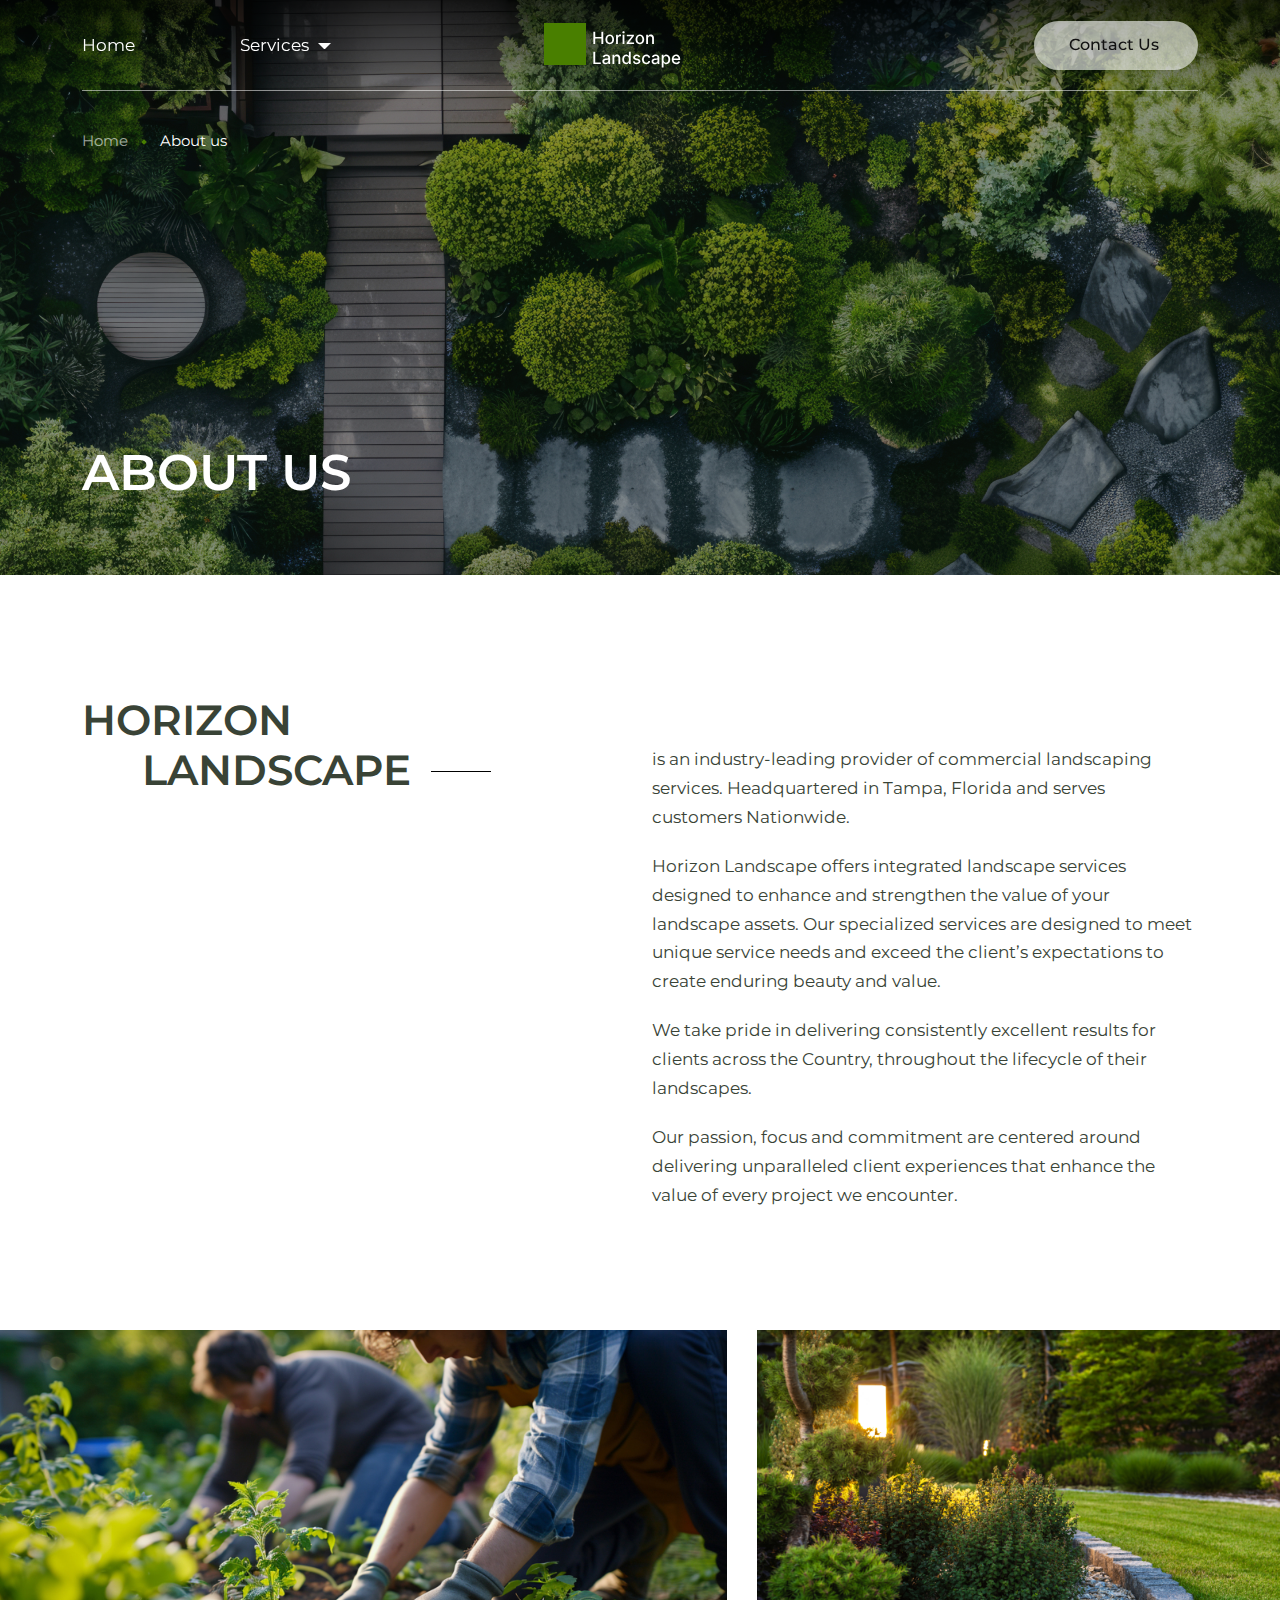
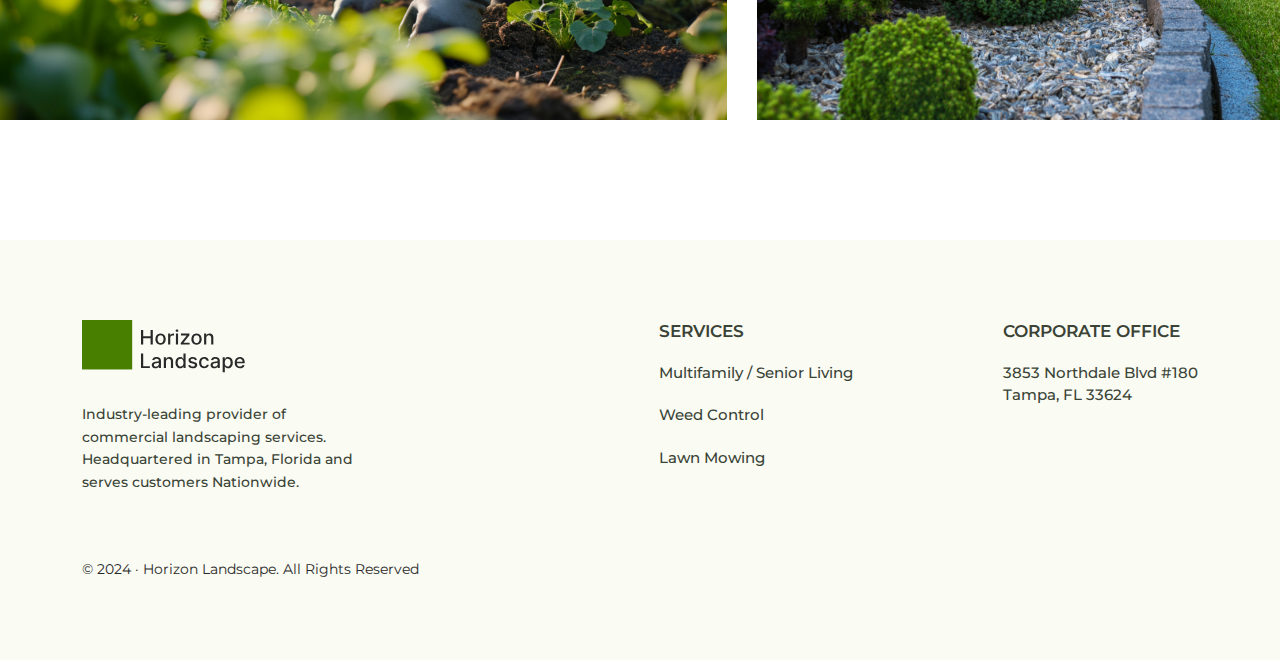
<file: about.html>
<!DOCTYPE html>
<html lang="en">

<head>
    <meta charset="UTF-8">
    <meta http-equiv="X-UA-Compatible" content="IE=edge">
    <meta name="viewport" content="width=device-width, initial-scale=1.0">
    <title>About us</title>
    <link rel="icon" type="image/x-icon" href="img/favicon.png">
    <link rel="stylesheet" href="css/lib/bootstrap.min.css">
    <link rel="stylesheet" href="css/lib/swiper-bundle.min.css">
    <link rel="stylesheet" href="css/style.css">
</head>

<body>
    <div class="pagewrapper">
        <header class="header">
            <div class="container">
                <div class="header__inner">
                    <div class="row align-items-center">
                        <div class="col-lg-4">
                            <div class="header__menu">
                                <nav>
                                    <ul>
                                        <li>
                                            <a href="index.html">
                                                Home
                                            </a>
                                        </li>
                                        <li class="submenu">
                                            <a href="services.html">
                                                Services
                                            </a>
                                            <div class="dropdown">
                                                <ul>
                                                    <li>
                                                        <a href="services.html#serv1">
                                                            Multifamily /
                                                            Senior Living
                                                        </a>
                                                    </li>
                                                    <li>
                                                        <a href="services.html#serv2">
                                                            Weed Control
                                                        </a>
                                                    </li>
                                                    <li>
                                                        <a href="services.html#serv3">
                                                            Lawn Mowing
                                                        </a>
                                                    </li>
                                                </ul>
                                                <img src="img/heade_img.png" alt="image">
                                            </div>
                                        </li>
                                    </ul>
                                </nav>
                            </div>
                        </div>
                        <div class="col-lg-4">
                            <div class="header__logo">
                                <a href="index.html">
                                    <img src="img/svg/logo.svg" alt="logotype">
                                </a>
                            </div>
                            <button class="burger"><span></span></button>
                        </div>
                        <div class="col-lg-4">
                            <div class="header__button">
                                <a href="contacts.html">
                                    Contact Us 
                                </a>
                            </div>
                            <div class="header__mobile-menu">
                                <nav>
                                    <ul>
                                        <li>
                                            <a href="index.html">
                                                Home
                                            </a>
                                        </li>
                                        <li class="submenu-mobile">
                                            <a href="index.html">
                                                Services
                                            </a>
                                            <div class="dropdown">
                                                <ul>
                                                    <li>
                                                        <a href="services.html#serv1">
                                                            Commercial Landscape Management
                                                        </a>
                                                    </li>
                                                    <li>
                                                        <a href="services.html#serv2">
                                                            Weed Control
                                                        </a>
                                                    </li>
                                                    <li>
                                                        <a href="services.html#serv3">
                                                            Lawn Mowing
                                                        </a>
                                                    </li>
                                                </ul>
                                            </div>
                                        </li>
                                        <li>
                                            <a href="index.html">
                                                Contact Us 
                                            </a>
                                        </li>
                                    </ul>
                                </nav>
                            </div>
                        </div>
                    </div>
                </div>
            </div>
        </header>

        <main class="main">

            <section class="topsect">
                <img src="img/about-hero.jpg" alt="main image">
                <div class="container">
                    <div class="topsect__inner">
                        <div class="breadcrumbs">
                            <span>
                                <span>
                                    <a href="#">
                                        Home
                                    </a>
                                </span>
                                <span>
                                    About us
                                </span>
                            </span>
                        </div>
                        <div class="topsect__descr">
                            <h1>
                                About US
                            </h1>
                        </div>
                    </div>
                </div>
            </section>

            <div class="infosection">
                <div class="container">
                    <div class="row">
                        <div class="col-lg-6">
                            <p class="title">
                                Horizon
                                <span>Landscape</span>
                            </p>
                        </div>
                        <div class="col-lg-6">
                            <div class="descr">
                                <p>
                                    is an industry-leading provider of commercial landscaping services. Headquartered in
                                    Tampa, Florida and serves customers Nationwide.  
                                </p>
                                <p>
                                    Horizon Landscape offers integrated landscape services designed to enhance and
                                    strengthen the value of your landscape assets. Our specialized services are designed
                                    to meet unique service needs and exceed the client’s expectations to create enduring
                                    beauty and value. 
                                </p>
                                <p>
                                    We take pride in delivering consistently excellent results for clients across the
                                    Country, throughout the lifecycle of their landscapes. 
                                </p>
                                <p>
                                    <span>Our passion,</span> focus and commitment are centered around delivering unparalleled client
                                    experiences that enhance the value of every project we encounter. 
                                </p>
                            </div>
                        </div>
                    </div>
                </div>
            </div>

            <div class="picsect">
                <div class="picleftbox">
                    <img src="img/abpic1.jpg" alt="img">
                </div>
                <div class="picrightbox">
                    <img src="img/abpic2.png" alt="img">
                </div>
            </div>


        </main>

        <footer class="footer">
            <div class="container">
                <div class="footer__inner">
                    <div class="row">
                        <div class="col-lg-5">
                            <div class="footer__left">
                                <div class="footer__logo">
                                    <a href="index.html">
                                        <img src="img/svg/black-logo.svg" alt="logotype">
                                    </a>
                                </div>
                                <div class="footer__descr">
                                    <p>
                                        Industry-leading provider of commercial landscaping services. Headquartered in
                                        Tampa, Florida and serves customers Nationwide.  
                                    </p>
                                </div>
                            </div>
                        </div>
                        <div class="col-lg-7">
                            <div class="footer__right">
                                <div class="footer__services">
                                    <p class="title">
                                        Services
                                    </p>
                                    <ul>
                                        <li>
                                            <a href="services.html#serv1">
                                                Multifamily / Senior Living
                                            </a>
                                        </li>
                                        <li>
                                            <a href="services.html#serv2">
                                                Weed Control
                                            </a>
                                        </li>
                                        <li>
                                            <a href="services.html#serv3">
                                                Lawn Mowing
                                            </a>
                                        </li>
                                    </ul>
                                </div>
                                <div class="footer__address">
                                    <p class="title">
                                        Corporate Office
                                    </p>
                                    <ul>
                                        <li>
                                            <a href="https://maps.app.goo.gl/atkRNkirMjTSGQz56" target="_blank">
                                                3853 Northdale Blvd #180<br>
                                                Tampa, FL 33624
                                            </a>
                                        </li>
                                    </ul>
                                </div>
                            </div>
                        </div>
                    </div>
                    <div class="footer__copy">
                        <p>
                            © 2024 · Horizon Landscape. All Rights Reserved
                        </p>
                    </div>
                </div>
            </div>
        </footer>
    </div>


    <script src="js/lib/jquery.js"></script>
    <script src="js/lib/swiper-bundle.min.js"></script>
    <script src="js/main.js"></script>


</body>

</html>
</file>
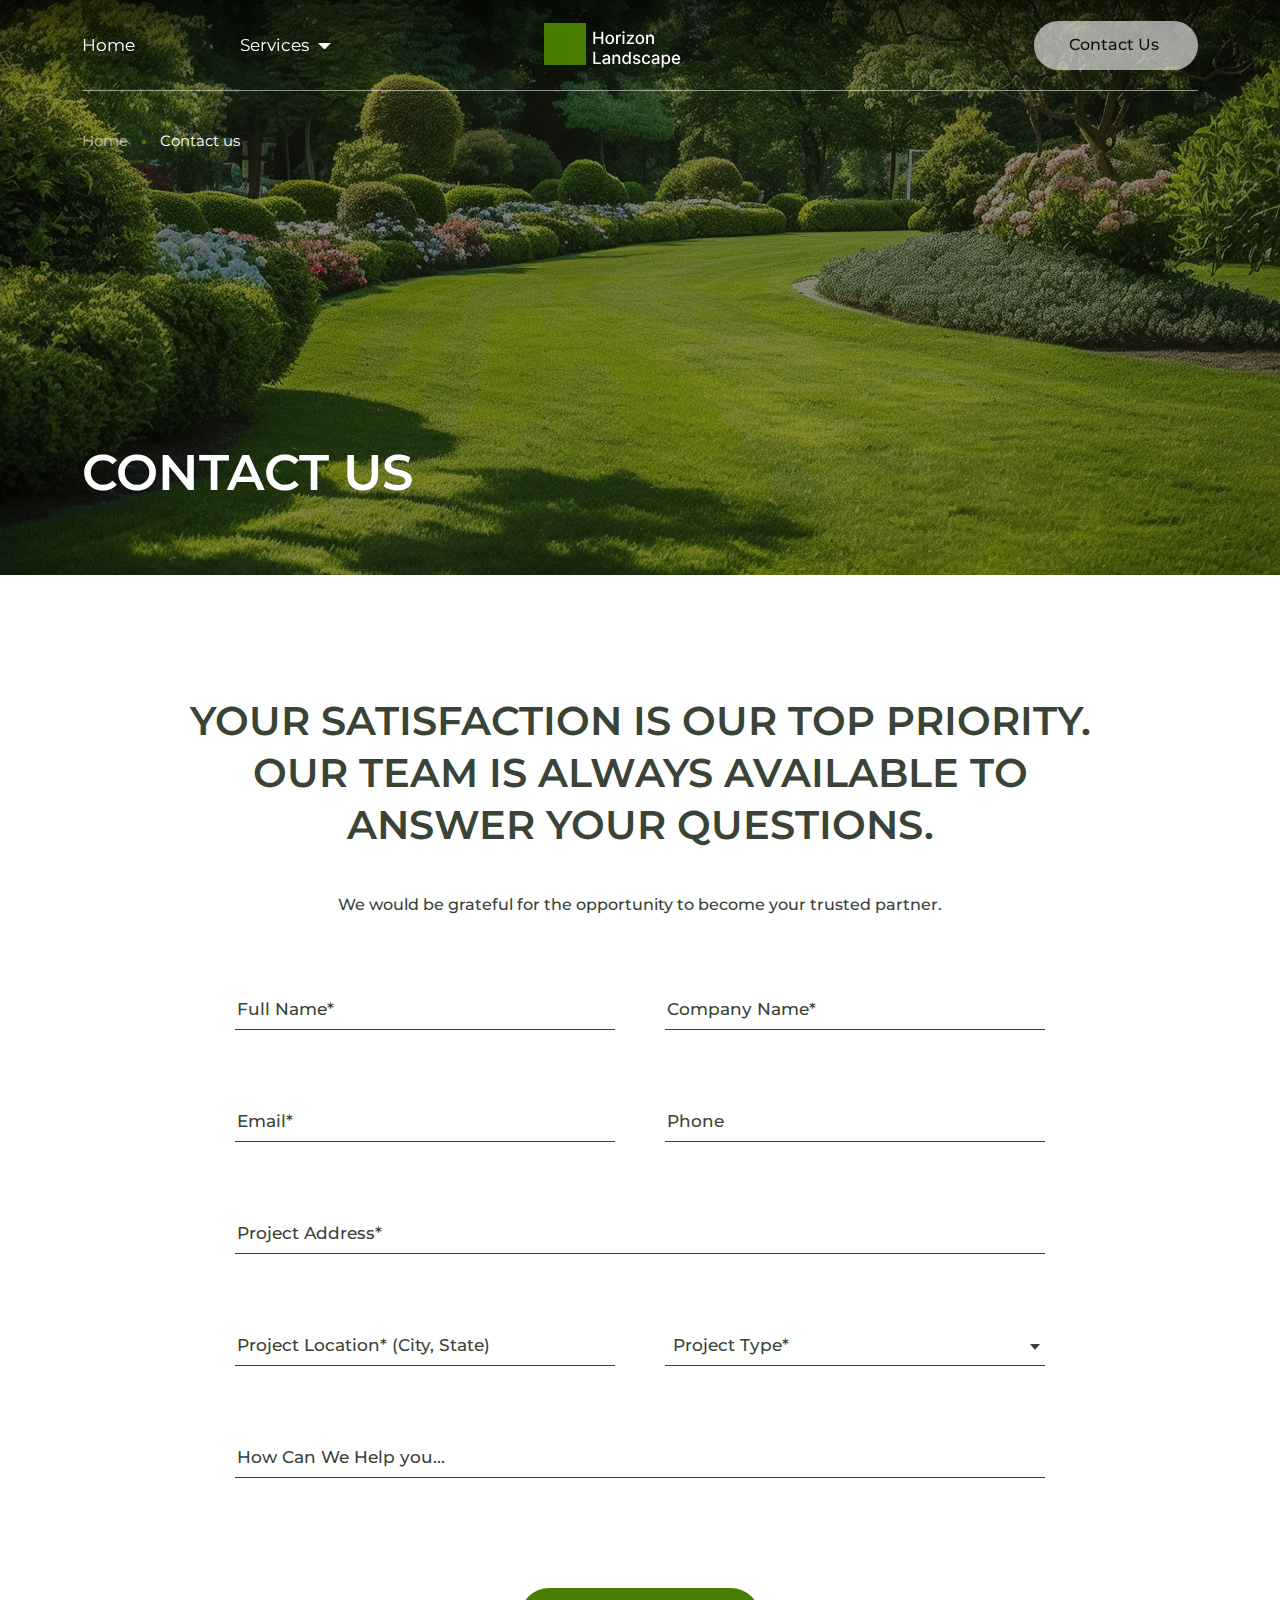
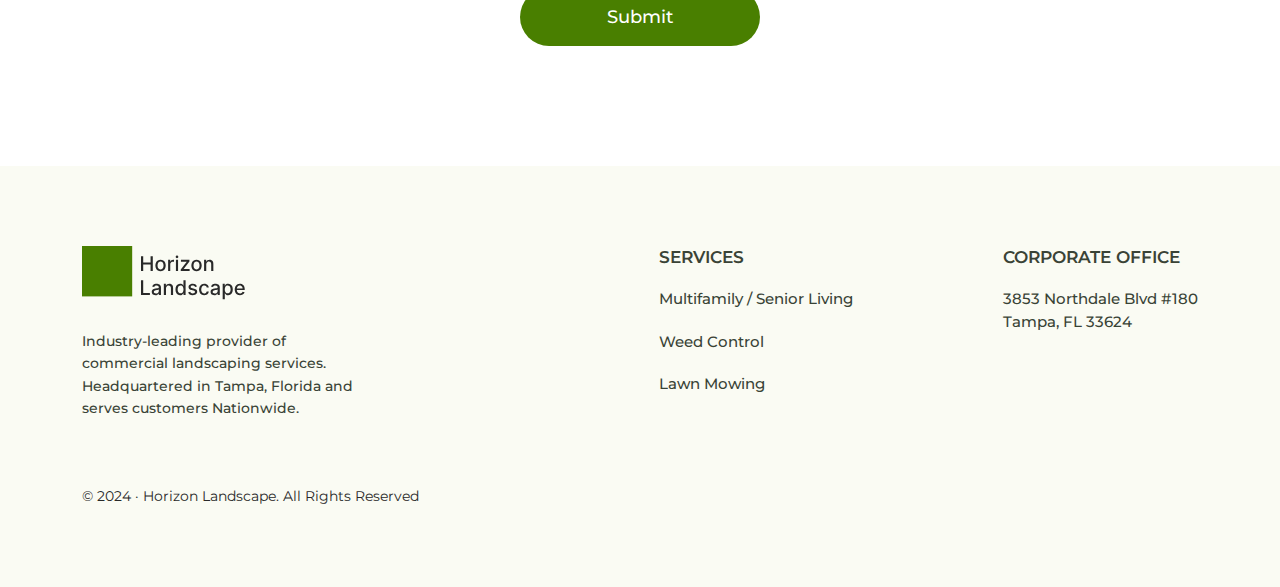
<file: contacts.html>
<!DOCTYPE html>
<html lang="en">

<head>
    <meta charset="UTF-8">
    <meta http-equiv="X-UA-Compatible" content="IE=edge">
    <meta name="viewport" content="width=device-width, initial-scale=1.0">
    <title>Contact us</title>
    <link rel="icon" type="image/x-icon" href="img/favicon.png">
    <link rel="stylesheet" href="css/lib/bootstrap.min.css">
    <link rel="stylesheet" href="css/lib/swiper-bundle.min.css">
    <link rel="stylesheet" href="css/lib/select2.css">
    <link rel="stylesheet" href="css/style.css">
</head>

<body>
    <div class="pagewrapper">
        <header class="header">
            <div class="container">
                <div class="header__inner">
                    <div class="row align-items-center">
                        <div class="col-lg-4">
                            <div class="header__menu">
                                <nav>
                                    <ul>
                                        <li>
                                            <a href="index.html">
                                                Home
                                            </a>
                                        </li>
                                        <li class="submenu">
                                            <a href="services.html">
                                                Services
                                            </a>
                                            <div class="dropdown">
                                                <ul>
                                                    <li>
                                                        <a href="services.html#serv1">
                                                            Multifamily /
                                                            Senior Living
                                                        </a>
                                                    </li>
                                                    <li>
                                                        <a href="services.html#serv2">
                                                            Weed Control
                                                        </a>
                                                    </li>
                                                    <li>
                                                        <a href="services.html#serv3">
                                                            Lawn Mowing
                                                        </a>
                                                    </li>
                                                </ul>
                                                <img src="img/heade_img.png" alt="image">
                                            </div>
                                        </li>
                                    </ul>
                                </nav>
                            </div>
                        </div>
                        <div class="col-lg-4">
                            <div class="header__logo">
                                <a href="index.html">
                                    <img src="img/svg/logo.svg" alt="logotype">
                                </a>
                            </div>
                            <button class="burger"><span></span></button>
                        </div>
                        <div class="col-lg-4">
                            <div class="header__button">
                                <a href="contacts.html">
                                    Contact Us 
                                </a>
                            </div>
                            <div class="header__mobile-menu">
                                <nav>
                                    <ul>
                                        <li>
                                            <a href="index.html">
                                                Home
                                            </a>
                                        </li>
                                        <li class="submenu-mobile">
                                            <a href="index.html">
                                                Services
                                            </a>
                                            <div class="dropdown">
                                                <ul>
                                                    <li>
                                                        <a href="services.html#serv1">
                                                            Commercial Landscape Management
                                                        </a>
                                                    </li>
                                                    <li>
                                                        <a href="services.html#serv2">
                                                            Weed Control
                                                        </a>
                                                    </li>
                                                    <li>
                                                        <a href="services.html#serv3">
                                                            Lawn Mowing
                                                        </a>
                                                    </li>
                                                </ul>
                                            </div>
                                        </li>
                                        <li>
                                            <a href="index.html">
                                                Contact Us 
                                            </a>
                                        </li>
                                    </ul>
                                </nav>
                            </div>
                        </div>
                    </div>
                </div>
            </div>
        </header>

        <main class="main">

            <section class="topsect">
                <img src="img/contact-heroimg.jpg" alt="main image">
                <div class="container">
                    <div class="topsect__inner">
                        <div class="breadcrumbs">
                            <span>
                                <span>
                                    <a href="#">
                                        Home
                                    </a>
                                </span>
                                <span>
                                    Contact us
                                </span>
                            </span>
                        </div>
                        <div class="topsect__descr">
                            <h1>
                                Contact us
                            </h1>
                        </div>
                    </div>
                </div>
            </section>

            <section class="contactsection">
                <div class="container">
                    <p class="title">
                        Your satisfaction is our top priority.<br> Our team is always available to<br> answer your questions.
                    </p>
                    <p class="subtitle">
                        We would be grateful for the opportunity to become your trusted partner.
                    </p>
                    <form action="#">
                        <div class="row">
                            <div class="col-md-6">
                                <div class="inputfield">
                                    <input type="text" placeholder="Full Name*" required>
                                </div>
                            </div>
                            <div class="col-md-6">
                                <div class="inputfield">
                                    <input type="text" placeholder="Company Name*" required>
                                </div>
                            </div>
                            <div class="col-md-6">
                                <div class="inputfield">
                                    <input type="email" placeholder="Email*" required>
                                </div>
                            </div>
                            <div class="col-md-6">
                                <div class="inputfield">
                                    <input type="number" placeholder="Phone">
                                </div>
                            </div>
                            <div class="col-12">
                                <div class="inputfield">
                                    <input type="text" placeholder="Project Address*" required>
                                </div>
                            </div>
                            <div class="col-md-6">
                                <div class="inputfield">
                                    <input type="text" placeholder="Project Location* (City, State)">
                                </div>
                            </div>
                            <div class="col-md-6">
                                <div class="inputfield">
                                    <select name="" id="" class="styledselect" data-placeholder="Project Type*">
                                        <option></option>
                                        <option value="1">Type 1</option>
                                        <option value="2">Type 2</option>
                                        <option value="3">Type 3</option>
                                    </select>
                                </div>
                            </div>
                            <div class="col-12">
                                <div class="inputfield">
                                    <input type="text" placeholder="How Can We Help you...">
                                </div>
                            </div>

                            
                        </div>
                        <div class="text-center">
                            <input type="submit" value="Submit" class="submitbtn">
                        </div>

                    </form>

                </div>
            </section>


        </main>

        <footer class="footer">
            <div class="container">
                <div class="footer__inner">
                    <div class="row">
                        <div class="col-lg-5">
                            <div class="footer__left">
                                <div class="footer__logo">
                                    <a href="index.html">
                                        <img src="img/svg/black-logo.svg" alt="logotype">
                                    </a>
                                </div>
                                <div class="footer__descr">
                                    <p>
                                        Industry-leading provider of commercial landscaping services. Headquartered in
                                        Tampa, Florida and serves customers Nationwide.  
                                    </p>
                                </div>
                            </div>
                        </div>
                        <div class="col-lg-7">
                            <div class="footer__right">
                                <div class="footer__services">
                                    <p class="title">
                                        Services
                                    </p>
                                    <ul>
                                        <li>
                                            <a href="services.html#serv1">
                                                Multifamily / Senior Living
                                            </a>
                                        </li>
                                        <li>
                                            <a href="services.html#serv2">
                                                Weed Control
                                            </a>
                                        </li>
                                        <li>
                                            <a href="services.html#serv3">
                                                Lawn Mowing
                                            </a>
                                        </li>
                                    </ul>
                                </div>
                                <div class="footer__address">
                                    <p class="title">
                                        Corporate Office
                                    </p>
                                    <ul>
                                        <li>
                                            <a href="https://maps.app.goo.gl/atkRNkirMjTSGQz56" target="_blank">
                                                3853 Northdale Blvd #180<br>
                                                Tampa, FL 33624
                                            </a>
                                        </li>
                                    </ul>
                                </div>
                            </div>
                        </div>
                    </div>
                    <div class="footer__copy">
                        <p>
                            © 2024 · Horizon Landscape. All Rights Reserved
                        </p>
                    </div>
                </div>
            </div>
        </footer>
    </div>


    <script src="js/lib/jquery.js"></script>
    <script src="js/lib/swiper-bundle.min.js"></script>
    <script src="js/lib/select2.js"></script>
    <script src="js/main.js"></script>


</body>

</html>
</file>
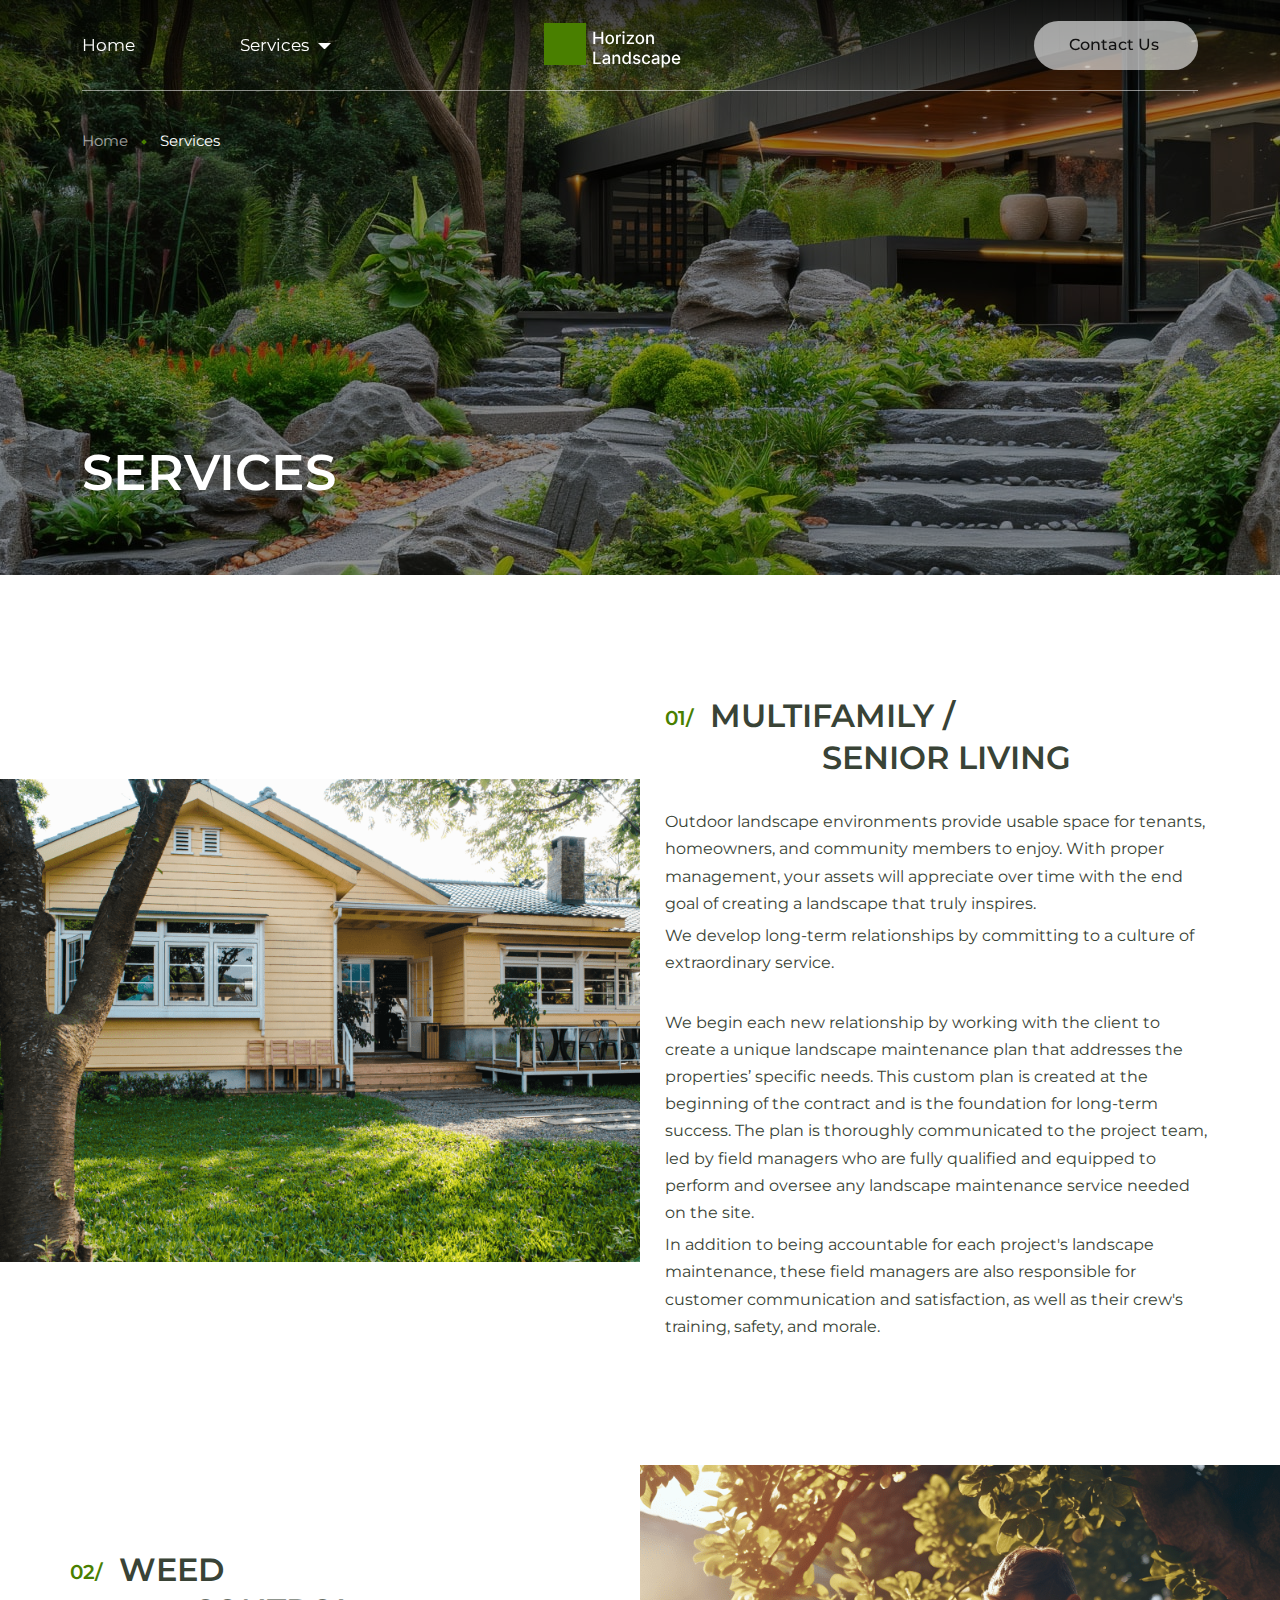
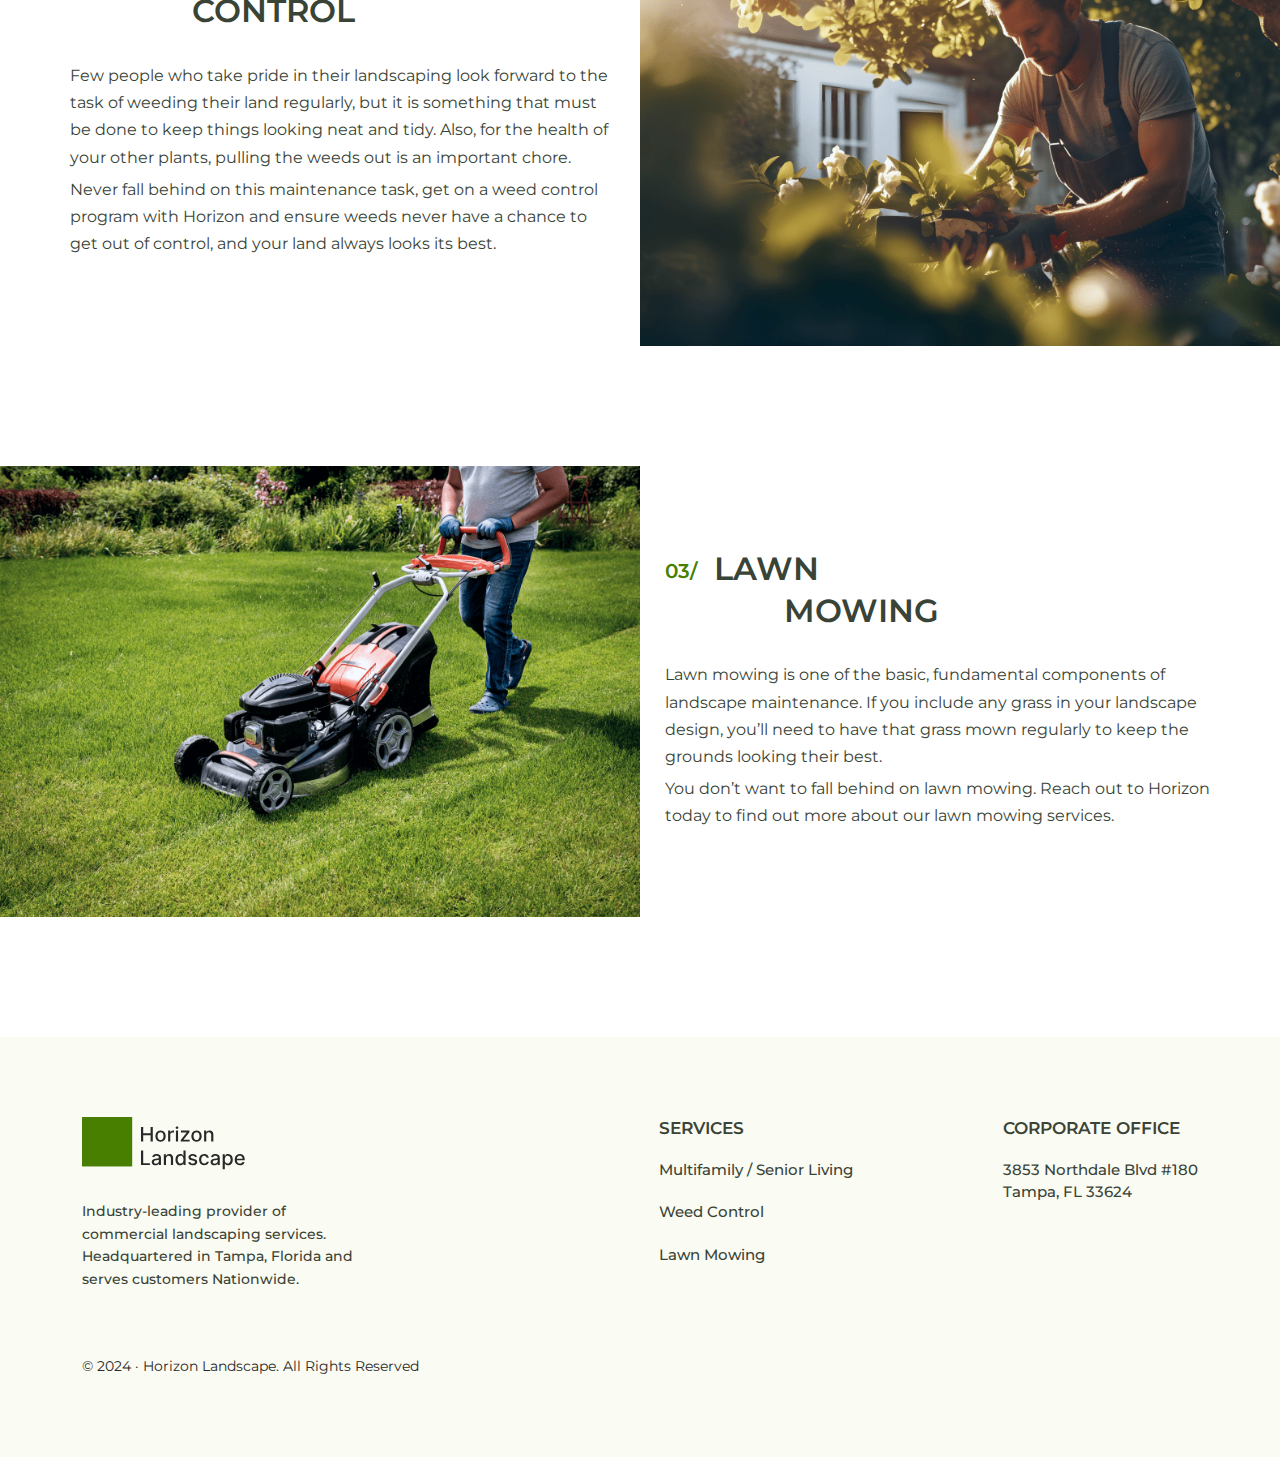
<file: services.html>
<!DOCTYPE html>
<html lang="en">

<head>
    <meta charset="UTF-8">
    <meta http-equiv="X-UA-Compatible" content="IE=edge">
    <meta name="viewport" content="width=device-width, initial-scale=1.0">
    <title>Services</title>
    <link rel="icon" type="image/x-icon" href="img/favicon.png">
    <link rel="stylesheet" href="css/lib/bootstrap.min.css">
    <link rel="stylesheet" href="css/lib/swiper-bundle.min.css">
    <link rel="stylesheet" href="css/style.css">
</head>

<body>
    <div class="pagewrapper">
        <header class="header">
            <div class="container">
                <div class="header__inner">
                    <div class="row align-items-center">
                        <div class="col-lg-4">
                            <div class="header__menu">
                                <nav>
                                    <ul>
                                        <li>
                                            <a href="index.html">
                                                Home
                                            </a>
                                        </li>
                                        <li class="submenu">
                                            <a href="services.html">
                                                Services
                                            </a>
                                            <div class="dropdown">
                                                <ul>
                                                    <li>
                                                        <a href="services.html#serv1">
                                                            Multifamily /
                                                            Senior Living
                                                        </a>
                                                    </li>
                                                    <li>
                                                        <a href="services.html#serv2">
                                                            Weed Control
                                                        </a>
                                                    </li>
                                                    <li>
                                                        <a href="services.html#serv3">
                                                            Lawn Mowing
                                                        </a>
                                                    </li>
                                                </ul>
                                                <img src="img/heade_img.png" alt="image">
                                            </div>
                                        </li>
                                    </ul>
                                </nav>
                            </div>
                        </div>
                        <div class="col-lg-4">
                            <div class="header__logo">
                                <a href="index.html">
                                    <img src="img/svg/logo.svg" alt="logotype">
                                </a>
                            </div>
                            <button class="burger"><span></span></button>
                        </div>
                        <div class="col-lg-4">
                            <div class="header__button">
                                <a href="contacts.html">
                                    Contact Us 
                                </a>
                            </div>
                            <div class="header__mobile-menu">
                                <nav>
                                    <ul>
                                        <li>
                                            <a href="index.html">
                                                Home
                                            </a>
                                        </li>
                                        <li class="submenu-mobile">
                                            <a href="index.html">
                                                Services
                                            </a>
                                            <div class="dropdown">
                                                <ul>
                                                    <li>
                                                        <a href="services.html#serv1">
                                                            Commercial Landscape Management
                                                        </a>
                                                    </li>
                                                    <li>
                                                        <a href="services.html#serv2">
                                                            Weed Control
                                                        </a>
                                                    </li>
                                                    <li>
                                                        <a href="services.html#serv3">
                                                            Lawn Mowing
                                                        </a>
                                                    </li>
                                                </ul>
                                            </div>
                                        </li>
                                        <li>
                                            <a href="index.html">
                                                Contact Us 
                                            </a>
                                        </li>
                                    </ul>
                                </nav>
                            </div>
                        </div>
                    </div>
                </div>
            </div>
        </header>

        <main class="main">

            <section class="topsect">
                <img src="img/services_hero.jpg" alt="main image">
                <div class="container">
                    <div class="topsect__inner">
                        <div class="breadcrumbs">
                            <span>
                                <span>
                                    <a href="#">
                                        Home
                                    </a>
                                </span>
                                <span>
                                    Services
                                </span>
                            </span>
                        </div>
                        <div class="topsect__descr">
                            <h1>
                                Services
                            </h1>
                        </div>
                    </div>
                </div>
            </section>

            <section class="services">
                <div class="services__row" id="serv1">
                    <div class="services__leftside">
                        <img src="img/service1.png" alt="service image">
                    </div>
                    <div class="services__rightside">
                        <div class="services__content">
                            <div class="services__content-head">
                                <span class="number">
                                    01/
                                </span>
                                <p class="title">
                                    <span>
                                        multifamily /
                                    </span>
                                    <span>
                                        Senior Living
                                    </span>
                                </p>
                            </div>
                            <div class="services__content-body">
                               
                                <p>
                                    Outdoor landscape environments provide usable space for tenants, homeowners, and
                                    community members to enjoy. With proper management, your assets will appreciate over
                                    time with the end goal of creating a landscape that truly inspires.
                                </p>
                                <p>
                                    We develop long-term relationships by committing to a culture of extraordinary
                                    service.
                                </p>
                                <br>
                                <p>
                                    We begin each new relationship by working with the client to create a unique
                                    landscape maintenance plan that addresses the properties’ specific needs. This
                                    custom plan is created at the beginning of the contract and is the foundation for
                                    long-term success. The plan is thoroughly communicated to the project team, led by
                                    field managers who are fully qualified and equipped to perform and oversee any
                                    landscape maintenance service needed on the site.
                                </p>
                                <p>
                                    In addition to being accountable for each project's landscape maintenance, these
                                    field managers are also responsible for customer communication and satisfaction, as
                                    well as their crew's training, safety, and morale.
                                </p>
                            </div>
                        </div>
                    </div>
                </div>
                <div class="services__row" id="serv2">
                    <div class="services__leftside">
                        <div class="services__content">
                            <div class="services__content-head">
                                <span class="number">
                                    02/
                                </span>
                                <p class="title">
                                    <span>
                                        Weed
                                    </span>
                                    <span>
                                        Control
                                    </span>
                                </p>
                            </div>
                            <div class="services__content-body">
                                <p>
                                    Few people who take pride in their landscaping look forward to the task of weeding their land regularly, but it is something that must be done to keep things looking neat and tidy. Also, for the health of your other plants, pulling the weeds out is an important chore.
                                </p>
                                <p>
                                    Never fall behind on this maintenance task, get on a weed control program with Horizon and ensure weeds never have a chance to get out of control, and your land always looks its best. 
                                </p>
                            </div>
                        </div>
                    </div>
                    <div class="services__rightside">
                        <img src="img/service2.png" alt="service image">
                    </div>
                </div>
                <div class="services__row" id="serv3">
                    <div class="services__leftside">
                        <img src="img/service3.png" alt="service image">
                    </div>
                    <div class="services__rightside">
                        <div class="services__content">
                            <div class="services__content-head">
                                <span class="number">
                                    03/
                                </span>
                                <p class="title">
                                    <span>
                                        Lawn
                                    </span>
                                    <span>
                                        Mowing
                                    </span>
                                </p>
                            </div>
                            <div class="services__content-body">
                                <p>
                                    Lawn mowing is one of the basic, fundamental components of landscape maintenance. If you include any grass in your landscape design, you’ll need to have that grass mown regularly to keep the grounds looking their best.
                                </p>
                                <p>
                                    You don’t want to fall behind on lawn mowing. Reach out to Horizon today to find out more about our lawn mowing services. 
                                </p>
                            </div>
                        </div>
                    </div>
                </div>
            </section>

        </main>

        <footer class="footer">
            <div class="container">
                <div class="footer__inner">
                    <div class="row">
                        <div class="col-lg-5">
                            <div class="footer__left">
                                <div class="footer__logo">
                                    <a href="index.html">
                                        <img src="img/svg/black-logo.svg" alt="logotype">
                                    </a>
                                </div>
                                <div class="footer__descr">
                                    <p>
                                        Industry-leading provider of commercial landscaping services. Headquartered in
                                        Tampa, Florida and serves customers Nationwide.  
                                    </p>
                                </div>
                            </div>
                        </div>
                        <div class="col-lg-7">
                            <div class="footer__right">
                                <div class="footer__services">
                                    <p class="title">
                                        Services
                                    </p>
                                    <ul>
                                        <li>
                                            <a href="#serv1">
                                                Multifamily / Senior Living
                                            </a>
                                        </li>
                                        <li>
                                            <a href="#serv2">
                                                Weed Control
                                            </a>
                                        </li>
                                        <li>
                                            <a href="#serv3">
                                                Lawn Mowing
                                            </a>
                                        </li>
                                    </ul>
                                </div>
                                <div class="footer__address">
                                    <p class="title">
                                        Corporate Office
                                    </p>
                                    <ul>
                                        <li>
                                            <a href="https://maps.app.goo.gl/atkRNkirMjTSGQz56" target="_blank">
                                                3853 Northdale Blvd #180<br>
                                                Tampa, FL 33624
                                            </a>
                                        </li>
                                    </ul>
                                </div>
                            </div>
                        </div>
                    </div>
                    <div class="footer__copy">
                        <p>
                            © 2024 · Horizon Landscape. All Rights Reserved
                        </p>
                    </div>
                </div>
            </div>
        </footer>
    </div>


    <script src="js/lib/jquery.js"></script>
    <script src="js/lib/swiper-bundle.min.js"></script>
    <script src="js/main.js"></script>


</body>

</html>
</file>
<file: css/style.css>
@import url("https://fonts.googleapis.com/css2?family=Montserrat:ital,wght@0,100..900;1,100..900&display=swap");html{-webkit-box-sizing:border-box;box-sizing:border-box}*,:after,:before{-webkit-box-sizing:inherit;box-sizing:inherit}body,html{height:100%}a{text-decoration:none;color:inherit}a:hover{color:inherit}button:focus,input:focus{outline:transparent}li{margin:0;padding:0;list-style:none}h1,h2,h3,h4,h5,h6,li,ol,p,ul{margin:0;padding:0}body{position:relative;overflow-x:hidden;min-width:320px;max-width:100vw;cursor:default;font-family:"Montserrat",sans-serif;line-height:140%}.main{-webkit-box-flex:1;-ms-flex:1 1 auto;flex:1 1 auto}.pagewrapper{min-height:100%;display:-webkit-box;display:-ms-flexbox;display:flex;-webkit-box-orient:vertical;-webkit-box-direction:normal;-ms-flex-direction:column;flex-direction:column;position:relative;overflow:hidden}.sectbtn{background:rgba(255,255,255,0.8);border-radius:40px;padding:17px 60px;display:-webkit-inline-box;display:-ms-inline-flexbox;display:inline-flex;-webkit-box-align:center;-ms-flex-align:center;align-items:center;-webkit-box-pack:center;-ms-flex-pack:center;justify-content:center;font-size:18px;line-height:130%;font-weight:500;-webkit-transition:0.3s;transition:0.3s;color:#111111}.sectbtn:hover{background:white;color:#497F00}@media (min-width:1550px){.container,.container-lg,.container-md,.container-sm,.container-xl,.container-xxl{max-width:1444px}}@media (max-width:424.8px){.sectbtn{width:100%}}.heroscreen{height:100vh;position:relative;display:-webkit-box;display:-ms-flexbox;display:flex;-webkit-box-align:center;-ms-flex-align:center;align-items:center;min-height:700px}.heroscreen:after{content:"";position:absolute;width:100%;height:100%;top:0;left:0;background-color:rgba(0,0,0,0.4);z-index:2}.heroscreen .swiper-scrollbar.swiper-scrollbar-vertical,.heroscreen .swiper-vertical>.swiper-scrollbar{top:0;right:0;height:183px;width:2px;z-index:4}.heroscreen .swiper-scrollbar.swiper-scrollbar-vertical{background:rgba(255,255,255,0.5)}.heroscreen .swiper-scrollbar-drag{background:#fff}.heroscreen .swiper-pagination{font-size:15px;color:rgba(255,255,255,0.5);font-weight:500;-webkit-transform:rotate(90deg);transform:rotate(90deg);left:initial;top:80px;height:auto;width:230px;display:-webkit-box;display:-ms-flexbox;display:flex;-webkit-box-align:center;-ms-flex-align:center;align-items:center;-webkit-box-pack:justify;-ms-flex-pack:justify;justify-content:space-between;bottom:initial;left:initial;right:-115px}.heroscreen .swiper-pagination-current{-webkit-transform:rotate(-90deg);transform:rotate(-90deg);opacity:1}.heroscreen .swiper-pagination-total{-webkit-transform:rotate(-90deg);transform:rotate(-90deg);opacity:1}.heroscreen__slider{width:100%;height:100%;position:absolute;left:0;top:0}.heroscreen__item{width:100%;height:100%}.heroscreen__item img{-o-object-fit:cover;object-fit:cover;width:100%;height:100%;object-fit:cover}.heroscreen__descr{position:relative;z-index:4}.heroscreen__descr h1{max-width:890px;font-size:41px;line-height:130%;font-weight:600;color:#fff;margin-bottom:70px;text-transform:uppercase}@media (max-width:1199.8px){.heroscreen__descr h1{font-size:36px;max-width:80%}}@media (max-width:1199.8px){.heroscreen__descr h1{font-size:32px;max-width:80%}}@media (max-width:991.8px){.heroscreen__descr h1{font-size:28px}}@media (max-width:575.8px){.heroscreen__descr h1{font-size:24px}.heroscreen{min-height:600px}}.topsect{position:relative}.topsect>img{position:absolute;-o-object-fit:cover;object-fit:cover;width:100%;height:100%}.topsect:after{content:"";position:absolute;top:0;left:0;width:100%;height:100%;background-color:rgba(0,0,0,0.4)}.topsect__descr{position:relative;z-index:1}.topsect__descr h1{font-size:60px;line-height:130%;font-weight:600;color:#fff;text-transform:uppercase}.topsect__inner{display:-webkit-box;display:-ms-flexbox;display:flex;height:600px;-webkit-box-orient:vertical;-webkit-box-direction:normal;-ms-flex-direction:column;flex-direction:column;-webkit-box-pack:justify;-ms-flex-pack:justify;justify-content:space-between;padding:150px 0 90px}.breadcrumbs{position:relative;z-index:1}.breadcrumbs span{font-size:15px;font-weight:400}.breadcrumbs span+span{margin-left:10px;color:#fff}.breadcrumbs span+span:before{content:"";width:4px;height:4px;background-color:#497F00;margin-right:10px;display:inline-block;vertical-align:middle;-webkit-transform:rotate(45deg);transform:rotate(45deg)}.breadcrumbs span a{color:#fff;opacity:0.6}.services{padding:160px 0 150px}.services__row{display:-webkit-box;display:-ms-flexbox;display:flex;-webkit-box-align:center;-ms-flex-align:center;align-items:center;margin-bottom:170px}.services__row:last-child{margin-bottom:0}.services__row img{width:100%;background-size:cover}.services__row:nth-child(2n) .services__rightside{width:50%;padding-right:0;padding-left:0}.services__row:nth-child(2n) .services__leftside{padding-left:calc((100vw - 1444px) / 2);padding-right:40px}.services__leftside{width:50%}.services__rightside{width:50%;padding-right:calc((100vw - 1444px) / 2);padding-left:40px}.services__content-head{width:100%;display:-webkit-box;display:-ms-flexbox;display:flex;margin-bottom:40px}.services__content-head .number{color:#497F00;font-weight:600;font-size:25px;line-height:130%;margin-right:17px;padding-top:15px}.services__content-head .title span{color:#394336;line-height:130%;font-size:40px;font-weight:600;text-transform:uppercase;white-space:nowrap;display:block}.services__content-head .title span:nth-child(2){padding-left:45%}.services__content-body{color:#394336;line-height:170%;font-size:16px}.services__content-body p{margin-bottom:5px}.services__content-body ul{padding-left:20px;margin:10px 0}.services__content-body ul:last-child{margin-bottom:0}.services__content-body ul li{list-style:disc;margin-bottom:5px}.services__content-body ol{margin:10px 0;padding-left:20px}.services__content-body ol li{list-style:decimal;margin-bottom:5px}@media (max-width:1600px){.topsect__inner{height:575px}}@media (max-width:1550px){.services__rightside{padding-right:calc((100vw - 1320px) / 2);padding-left:30px}.services__row:nth-child(2n) .services__leftside{padding-left:calc((100vw - 1320px) / 2);padding-right:30px}.services__row{margin-bottom:120px}}@media (max-width:1399.8px){.services__rightside{padding-right:calc((100vw - 1140px) / 2);padding-left:25px}.services__row:nth-child(2n) .services__leftside{padding-left:calc((100vw - 1140px) / 2);padding-right:25px}.services__content-head .title span{font-size:32px}.services__content-head .number{font-size:20px;padding-top:10px}.services__content-head{margin-bottom:30px}.services{padding:120px 0 120px}.topsect__descr h1{font-size:50px}.topsect__inner{padding:130px 0 70px}}@media (max-width:1199.8px){.services__row{-ms-flex-wrap:wrap;flex-wrap:wrap}.services__rightside{max-width:960px;margin:0 auto 30px;width:100%;padding:0 12px}.services__leftside{-webkit-box-ordinal-group:3;-ms-flex-order:2;order:2;width:100%;max-width:960px;padding:0 12px;margin:0 auto}.services__row:nth-child(2n) .services__rightside{-webkit-box-ordinal-group:3;-ms-flex-order:2;order:2;width:100%;max-width:960px;padding:0 12px;margin:0 auto}.services__row:nth-child(2n) .services__leftside{padding:0 12px;margin:0 auto 30px;max-width:960px}.services__row{margin-bottom:100px}.services__row img{max-height:500px;-o-object-fit:cover;object-fit:cover}.topsect__descr h1{font-size:42px}}@media (max-width:767.8px){.services{padding:100px 0 100px}.services__content-head{margin-bottom:20px}.services__content-head .title span{font-size:30px}.services__content-head .number{font-size:18px}.services__row{margin-bottom:80px}}@media (max-width:424.8px){.services{padding:80px 0 80px}.services__content-head .title span:nth-child(2){padding-left:15%}.services__content-head .number{padding-top:5px}.services__content-head .title span{font-size:26px}.topsect__descr h1{font-size:32px}.topsect__inner{height:500px;padding:130px 0 50px}}.infosection{padding:160px 0 120px}.infosection .title{color:#394336;font-size:60px;font-weight:600;line-height:120%;text-transform:uppercase}.infosection .title span{display:block;padding-left:140px;position:relative}.infosection .title span:after{content:"";display:inline-block;width:100px;height:1px;background:#000;vertical-align:middle;margin-top:-5px;margin-left:40px}.infosection .descr{padding-top:80px}.infosection .descr p{font-size:17px;color:#394336;line-height:170%;margin-bottom:20px}.infosection .descr p:last-child{margin-bottom:0}.infosection .descr ul{padding-left:20px;margin:10px 0}.infosection .descr ul:last-child{margin-bottom:0}.infosection .descr ul li{list-style:disc;margin-bottom:5px}.infosection .descr ol{margin:10px 0;padding-left:20px}.infosection .descr ol:last-child{margin-bottom:0}.infosection .descr ol li{list-style:decimal;margin-bottom:5px}.picsect{display:-webkit-box;display:-ms-flexbox;display:flex;-webkit-box-align:center;-ms-flex-align:center;align-items:center;-webkit-box-pack:justify;-ms-flex-pack:justify;justify-content:space-between;padding-bottom:150px}.picsect .picleftbox,.picsect .picrightbox{height:520px;overflow:hidden;position:relative}.picsect .picleftbox img,.picsect .picrightbox img{width:100%;height:100%;-o-object-fit:cover;object-fit:cover;-o-object-position:50% 0;object-position:50% 0}.picsect .picleftbox{width:100%;max-width:calc(58% - 15px);-webkit-box-flex:0;-ms-flex:0 0 calc(58% - 15px);flex:0 0 calc(58% - 15px)}.picsect .picrightbox{width:100%;max-width:calc(42% - 15px);-webkit-box-flex:0;-ms-flex:0 0 calc(42% - 15px);flex:0 0 calc(42% - 15px)}@media (max-width:1550.8px){.infosection .title span:after{width:80px;right:35px}.infosection .title{font-size:54px}.infosection .title span{padding-left:100px}.infosection{padding:120px 0}.picsect{padding-bottom:120px}}@media (max-width:1440.8px){.infosection .title{font-size:48px}.infosection .descr{padding-top:60px}.infosection .title span{padding-right:0}.infosection .title span:after{-webkit-transform:none;transform:none;right:initial;position:relative;display:inline-block;vertical-align:middle;margin-left:20px;margin-top:-5px}}@media (max-width:1399.8px){.infosection .title span:after{width:60px}.infosection .title{font-size:42px}.infosection .title span{padding-left:60px}.infosection .descr{padding-top:50px}.picsect .picleftbox,.picsect .picrightbox{height:390px}}@media (max-width:1199.8px){.infosection{padding:100px 0}.picsect{padding-bottom:100px}}@media (max-width:991.8px){.picsect .picleftbox,.picsect .picrightbox{height:250px}.infosection .title span{padding-right:0}}@media (max-width:575.8px){.infosection .title{font-size:28px}.infosection .title span:after{width:40px}.infosection{padding:70px 0}.infosection .descr{padding-top:30px}.infosection .descr p{font-size:16px}.picsect{display:block}.picsect .picleftbox,.picsect .picrightbox{height:auto;max-width:100%}.picsect .picleftbox{margin-bottom:20px}.picsect{padding-bottom:70px}}@media (max-width:360.8px){.infosection .title span:after{display:none}}.contactsection{padding:160px 0 150px}.contactsection .title{text-align:center;font-size:40px;font-weight:600;color:#394336;line-height:130%;text-transform:uppercase;margin-bottom:40px}.contactsection .subtitle{margin-bottom:0;text-align:center;color:#394336;font-weight:500;line-height:170%}.contactsection form{max-width:810px;margin:0 auto}.contactsection form .row{margin-left:-25px;margin-right:-25px}.contactsection form .row .col-12,.contactsection form .row .col-md-6{padding-left:25px;padding-right:25px}.contactsection form .inputfield{margin-top:70px}.contactsection form .inputfield input{width:100%;height:42px;font-size:17px;font-weight:500;border:none;border-bottom:1px solid #394336;color:#394336}.contactsection form .inputfield input::-webkit-input-placeholder{color:#394336}.contactsection form .inputfield input::-moz-placeholder{color:#394336}.contactsection form .inputfield input:-ms-input-placeholder{color:#394336}.contactsection form .inputfield input::-ms-input-placeholder{color:#394336}.contactsection form .inputfield input::placeholder{color:#394336}.contactsection form .inputfield .select2{width:100%!important}.contactsection form .inputfield .select2-container .select2-selection--single{height:42px;border:none;border-bottom:1px solid #394336;border-radius:0}.contactsection form .inputfield .select2-container--default .select2-selection--single .select2-selection__rendered{line-height:42px;font-size:17px;font-weight:500;color:#394336}.contactsection form .inputfield .select2-container--default .select2-selection--single .select2-selection__placeholder{color:#394336}.contactsection form .inputfield .select2-container--default .select2-selection--single .select2-selection__arrow b{border-color:#394336 transparent transparent transparent;border-width:6px 5px 0 5px}.contactsection form .inputfield .select2-container--default .select2-selection--single .select2-selection__arrow{height:42px}.contactsection form .submitbtn{margin-top:110px;display:-webkit-inline-box;display:-ms-inline-flexbox;display:inline-flex;-webkit-box-align:center;-ms-flex-align:center;align-items:center;-webkit-box-pack:center;-ms-flex-pack:center;justify-content:center;width:240px;height:58px;border-radius:40px;border:none;background:#497F00;font-size:18px;font-weight:500;color:#fff;line-height:130%;text-align:center;cursor:pointer;-webkit-transition:0.3s;transition:0.3s}.contactsection form .submitbtn:hover{background:#394336;color:#fff}.select2-container--default .select2-results__option--highlighted.select2-results__option--selectable{background-color:#497F00}input::-webkit-inner-spin-button,input::-webkit-outer-spin-button{-webkit-appearance:none;margin:0}input[type=number]{-moz-appearance:textfield}@media (max-width:1550.8px){.contactsection{padding:120px 0}}@media (max-width:1199.8px){.contactsection{padding:100px 0}.contactsection .title{font-size:32px;margin-bottom:30px}}@media (max-width:991.8px){.contactsection .title{font-size:28px}.contactsection form .inputfield{margin-top:50px}.contactsection form .submitbtn{margin-top:70px}}@media (max-width:767.8px){.contactsection .title br{display:none}}@media (max-width:575.8px){.contactsection{padding:70px 0}.contactsection form .row{margin-left:-12px;margin-right:-12px}.contactsection form .row .col-12,.contactsection form .row .col-md-6{padding-left:12px;padding-right:12px}.contactsection form .inputfield{margin-top:30px}.contactsection form .inputfield input{font-size:16px}.contactsection form .inputfield .select2-container--default .select2-selection--single .select2-selection__rendered{font-size:16px}.contactsection form .submitbtn{margin-top:50px;font-size:16px;height:48px;width:100%;max-width:200px}.contactsection .title{font-size:20px}}.header{position:fixed;-webkit-transition:0.3s;transition:0.3s;z-index:9;top:0;left:0;width:100%;background:-webkit-gradient(linear,left top,left bottom,from(rgba(0,0,0,0.65)),color-stop(30%,rgba(0,0,0,0.45)),to(rgba(0,0,0,0)));background:linear-gradient(180deg,rgba(0,0,0,0.65) 0%,rgba(0,0,0,0.45) 30%,rgba(0,0,0,0) 100%)}.header.change-bg{background:rgba(0,0,0,0.65);-webkit-backdrop-filter:blur(4px);backdrop-filter:blur(4px)}.header.change-bg .header__inner{border-bottom:none}.header__inner{height:91px;width:100%;border-bottom:1px solid rgba(255,255,255,0.53);position:relative;-webkit-transition:0.3s;transition:0.3s}.header__inner .row{height:100%}.header__mobile-menu{display:none}.header__menu nav>ul{display:-webkit-box;display:-ms-flexbox;display:flex;height:91px}.header__menu nav>ul>li{height:100%;display:-webkit-box;display:-ms-flexbox;display:flex;-webkit-box-align:center;-ms-flex-align:center;align-items:center}.header__menu nav>ul>li+li{margin-left:90px}.header__menu nav>ul>li.submenu{position:relative}.header__menu nav>ul>li.submenu>a{position:relative;padding:10px 37px 10px 15px;border-radius:20px}.header__menu nav>ul>li.submenu>a:after{content:"";position:absolute;width:13px;right:15px;top:45%;border-right:6px solid transparent;border-left:6px solid transparent;border-top:6px solid #fff;-webkit-transition:0.4s;transition:0.4s}.header__menu nav>ul>li.submenu:hover>a{color:#fff;background-color:rgba(88,152,2,0.46)}.header__menu nav>ul>li.submenu:hover>a:after{-webkit-transform:rotate(180deg);transform:rotate(180deg)}.header__menu nav>ul>li.submenu .dropdown{position:absolute;top:100%;width:1067px;background-color:rgba(255,255,255,0.9);border-radius:20px;display:-webkit-box;display:-ms-flexbox;display:flex;-webkit-box-align:center;-ms-flex-align:center;align-items:center;-webkit-box-pack:justify;-ms-flex-pack:justify;justify-content:space-between;padding:25px;-webkit-transition:0.4s;transition:0.4s;z-index:-1;visibility:hidden;opacity:0}.header__menu nav>ul>li.submenu .dropdown img{border-radius:20px;width:45%;height:100%;-o-object-fit:cover;object-fit:cover}.header__menu nav>ul>li.submenu .dropdown ul{padding-left:50px}.header__menu nav>ul>li.submenu .dropdown li{margin-bottom:35px}.header__menu nav>ul>li.submenu .dropdown li:last-child{margin-bottom:0}.header__menu nav>ul>li.submenu .dropdown a{color:#1F1F1F;font-size:20px;font-weight:500;-webkit-transition:0.3s;transition:0.3s}.header__menu nav>ul>li.submenu .dropdown a:hover{color:#497F00}.header__menu nav>ul>li.submenu:hover .dropdown{z-index:9;visibility:visible;opacity:1}.header__menu a{color:#FFFFFF;font-size:17px;-webkit-transition:0.3s;transition:0.3s}.header__menu a:hover{color:#497F00}.header__logo{text-align:center}.header__logo a{display:inline-block}.header__button{text-align:right}.header__button a{display:inline-block;padding:13px 35px;border-radius:40px;background:rgba(255,255,255,0.6);color:#111111;font-size:16px;-webkit-transition:0.3s;transition:0.3s;font-weight:500}.header__button a:hover{background:white;color:#497F00}.burger{display:none}@media (max-width:991.8px){.header__mobile-menu{display:block;position:fixed;top:0;right:0;z-index:9;background-color:rgba(255,255,255,0.85);-webkit-backdrop-filter:blur(4px);backdrop-filter:blur(4px);width:50%;height:100vh;display:-webkit-box;display:-ms-flexbox;display:flex;-webkit-transform:translateX(110%);transform:translateX(110%);-webkit-transition:0.6s;transition:0.6s;padding:110px 40px 30px}.header__mobile-menu.active{-webkit-transform:translateX(0%);transform:translateX(0%)}.header__mobile-menu nav>ul>li{margin-bottom:25px}.header__mobile-menu nav>ul>li a{font-size:16px;color:#111111;font-weight:600}.header__mobile-menu nav>ul>li.submenu-mobile .dropdown{max-width:220px;display:none;padding:10px 0 0px 30px}.header__mobile-menu nav>ul>li.submenu-mobile .dropdown li{margin-bottom:10px}.header__mobile-menu nav>ul>li.submenu-mobile .dropdown li:last-child{margin-bottom:0}.header__mobile-menu nav>ul>li.submenu-mobile .dropdown li a{font-size:16px;font-weight:400}.header__menu{display:none}.header__button{display:none}.header__logo{text-align:left}button.burger{display:block;position:absolute;top:50%;right:0;width:24px;height:16px;border:none;background:transparent;z-index:15;cursor:pointer;padding:0;margin:0 0 0 auto}button.burger:focus{outline:none}button.burger span,button.burger:after,button.burger:before{width:100%;height:2px;border-radius:100px;position:absolute;display:block;background:#fff;right:0}button.burger:after,button.burger:before{content:"";-webkit-transition:0.3s width 0.4s;transition:0.3s width 0.4s}button.burger:after{top:0px;left:0px;margin-top:0px}button.burger:before{bottom:0px;right:0px;margin-bottom:0px}button.burger span{top:50%;margin-top:-1px;-webkit-transition:0.3s;transition:0.3s}button.burger span:before{content:"";background:#fff;width:100%;height:2px;border-radius:100px;position:absolute;left:0px;-webkit-transition:0.3s;transition:0.3s}button.burger.on:after{-webkit-transition:all 0.2s;transition:all 0.2s;width:0%;left:0px;background:#111111}button.burger.on:before{-webkit-transition:all 0.2s;transition:all 0.2s;width:0%;right:0px;background:#111111}button.burger.on span{-webkit-transform:rotate(45deg);transform:rotate(45deg);-webkit-transition:0.3s -webkit-transform 0.4s;transition:0.3s -webkit-transform 0.4s;transition:0.3s transform 0.4s;transition:0.3s transform 0.4s,0.3s -webkit-transform 0.4s;background:#111111}button.burger.on span:before{-webkit-transform:rotate(-90deg);transform:rotate(-90deg);-webkit-transition:0.3s -webkit-transform 0.4s;transition:0.3s -webkit-transform 0.4s;transition:0.3s transform 0.4s;transition:0.3s transform 0.4s,0.3s -webkit-transform 0.4s;background:#111111}}@media (max-width:767.8px){.header__mobile-menu{width:70%}}@media (max-width:575.8px){.header__mobile-menu{width:100%}}.footer{background:#FAFBF3;padding:80px 0}.footer__logo{width:231px;margin-bottom:30px}.footer__logo img{width:100%;background-size:cover}.footer__descr{max-width:280px}.footer__descr p{color:#394336;font-weight:500;font-size:14px}.footer__copy{color:#292929;font-size:14px;margin-top:65px}.footer__right{display:-webkit-box;display:-ms-flexbox;display:flex;-webkit-box-pack:end;-ms-flex-pack:end;justify-content:flex-end}.footer__right .title{color:#3A4336;font-size:17px;font-weight:600;line-height:130%;text-transform:uppercase;margin-bottom:20px}.footer__right ul a{color:#394336;line-height:130%;font-size:15px;font-weight:500;-webkit-transition:0.4s;transition:0.4s}.footer__right ul a:hover{color:#497F00}.footer__right li{margin-bottom:20px}.footer__right li:last-child{margin-bottom:0}.footer__services{margin-right:150px;max-width:200px}.footer__address{max-width:200px}@media (max-width:1199.8px){.footer__services{margin-right:100px}}@media (max-width:991.8px){.footer__right{margin-top:40px;width:100%;-webkit-box-pack:justify;-ms-flex-pack:justify;justify-content:space-between}.footer__descr{max-width:400px}.footer__services{margin-right:0}}@media (max-width:575.8px){.footer__copy{margin-top:50px}.footer{padding:60px 0 40px}}@media (max-width:425.8px){.footer__right{-ms-flex-wrap:wrap;flex-wrap:wrap}.footer__services{width:100%;margin-bottom:30px}.footer{padding:50px 0 30px}}
</file>
<file: css/lib/select2.css>
.select2-container{box-sizing:border-box;display:inline-block;margin:0;position:relative;vertical-align:middle}.select2-container .select2-selection--single{box-sizing:border-box;cursor:pointer;display:block;height:28px;user-select:none;-webkit-user-select:none}.select2-container .select2-selection--single .select2-selection__rendered{display:block;padding-left:8px;padding-right:20px;overflow:hidden;text-overflow:ellipsis;white-space:nowrap}.select2-container .select2-selection--single .select2-selection__clear{background-color:transparent;border:none;font-size:1em}.select2-container[dir="rtl"] .select2-selection--single .select2-selection__rendered{padding-right:8px;padding-left:20px}.select2-container .select2-selection--multiple{box-sizing:border-box;cursor:pointer;display:block;min-height:32px;user-select:none;-webkit-user-select:none}.select2-container .select2-selection--multiple .select2-selection__rendered{display:inline;list-style:none;padding:0}.select2-container .select2-selection--multiple .select2-selection__clear{background-color:transparent;border:none;font-size:1em}.select2-container .select2-search--inline .select2-search__field{box-sizing:border-box;border:none;font-size:100%;margin-top:5px;margin-left:5px;padding:0;max-width:100%;resize:none;height:18px;vertical-align:bottom;font-family:sans-serif;overflow:hidden;word-break:keep-all}.select2-container .select2-search--inline .select2-search__field::-webkit-search-cancel-button{-webkit-appearance:none}.select2-dropdown{background-color:white;border:1px solid #aaa;border-radius:4px;box-sizing:border-box;display:block;position:absolute;left:-100000px;width:100%;z-index:1051}.select2-results{display:block}.select2-results__options{list-style:none;margin:0;padding:0}.select2-results__option{padding:6px;user-select:none;-webkit-user-select:none}.select2-results__option--selectable{cursor:pointer}.select2-container--open .select2-dropdown{left:0}.select2-container--open .select2-dropdown--above{border-bottom:none;border-bottom-left-radius:0;border-bottom-right-radius:0}.select2-container--open .select2-dropdown--below{border-top:none;border-top-left-radius:0;border-top-right-radius:0}.select2-search--dropdown{display:block;padding:4px}.select2-search--dropdown .select2-search__field{padding:4px;width:100%;box-sizing:border-box}.select2-search--dropdown .select2-search__field::-webkit-search-cancel-button{-webkit-appearance:none}.select2-search--dropdown.select2-search--hide{display:none}.select2-close-mask{border:0;margin:0;padding:0;display:block;position:fixed;left:0;top:0;min-height:100%;min-width:100%;height:auto;width:auto;opacity:0;z-index:99;background-color:#fff;filter:alpha(opacity=0)}.select2-hidden-accessible{border:0 !important;clip:rect(0 0 0 0) !important;-webkit-clip-path:inset(50%) !important;clip-path:inset(50%) !important;height:1px !important;overflow:hidden !important;padding:0 !important;position:absolute !important;width:1px !important;white-space:nowrap !important}.select2-container--default .select2-selection--single{background-color:#fff;border:1px solid #aaa;border-radius:4px}.select2-container--default .select2-selection--single .select2-selection__rendered{color:#444;line-height:28px}.select2-container--default .select2-selection--single .select2-selection__clear{cursor:pointer;float:right;font-weight:bold;height:26px;margin-right:20px;padding-right:0px}.select2-container--default .select2-selection--single .select2-selection__placeholder{color:#999}.select2-container--default .select2-selection--single .select2-selection__arrow{height:26px;position:absolute;top:1px;right:1px;width:20px}.select2-container--default .select2-selection--single .select2-selection__arrow b{border-color:#888 transparent transparent transparent;border-style:solid;border-width:5px 4px 0 4px;height:0;left:50%;margin-left:-4px;margin-top:-2px;position:absolute;top:50%;width:0}.select2-container--default[dir="rtl"] .select2-selection--single .select2-selection__clear{float:left}.select2-container--default[dir="rtl"] .select2-selection--single .select2-selection__arrow{left:1px;right:auto}.select2-container--default.select2-container--disabled .select2-selection--single{background-color:#eee;cursor:default}.select2-container--default.select2-container--disabled .select2-selection--single .select2-selection__clear{display:none}.select2-container--default.select2-container--open .select2-selection--single .select2-selection__arrow b{border-color:transparent transparent #888 transparent;border-width:0 4px 5px 4px}.select2-container--default .select2-selection--multiple{background-color:white;border:1px solid #aaa;border-radius:4px;cursor:text;padding-bottom:5px;padding-right:5px;position:relative}.select2-container--default .select2-selection--multiple.select2-selection--clearable{padding-right:25px}.select2-container--default .select2-selection--multiple .select2-selection__clear{cursor:pointer;font-weight:bold;height:20px;margin-right:10px;margin-top:5px;position:absolute;right:0;padding:1px}.select2-container--default .select2-selection--multiple .select2-selection__choice{background-color:#e4e4e4;border:1px solid #aaa;border-radius:4px;box-sizing:border-box;display:inline-block;margin-left:5px;margin-top:5px;padding:0;padding-left:20px;position:relative;max-width:100%;overflow:hidden;text-overflow:ellipsis;vertical-align:bottom;white-space:nowrap}.select2-container--default .select2-selection--multiple .select2-selection__choice__display{cursor:default;padding-left:2px;padding-right:5px}.select2-container--default .select2-selection--multiple .select2-selection__choice__remove{background-color:transparent;border:none;border-right:1px solid #aaa;border-top-left-radius:4px;border-bottom-left-radius:4px;color:#999;cursor:pointer;font-size:1em;font-weight:bold;padding:0 4px;position:absolute;left:0;top:0}.select2-container--default .select2-selection--multiple .select2-selection__choice__remove:hover,.select2-container--default .select2-selection--multiple .select2-selection__choice__remove:focus{background-color:#f1f1f1;color:#333;outline:none}.select2-container--default[dir="rtl"] .select2-selection--multiple .select2-selection__choice{margin-left:5px;margin-right:auto}.select2-container--default[dir="rtl"] .select2-selection--multiple .select2-selection__choice__display{padding-left:5px;padding-right:2px}.select2-container--default[dir="rtl"] .select2-selection--multiple .select2-selection__choice__remove{border-left:1px solid #aaa;border-right:none;border-top-left-radius:0;border-bottom-left-radius:0;border-top-right-radius:4px;border-bottom-right-radius:4px}.select2-container--default[dir="rtl"] .select2-selection--multiple .select2-selection__clear{float:left;margin-left:10px;margin-right:auto}.select2-container--default.select2-container--focus .select2-selection--multiple{border:solid black 1px;outline:0}.select2-container--default.select2-container--disabled .select2-selection--multiple{background-color:#eee;cursor:default}.select2-container--default.select2-container--disabled .select2-selection__choice__remove{display:none}.select2-container--default.select2-container--open.select2-container--above .select2-selection--single,.select2-container--default.select2-container--open.select2-container--above .select2-selection--multiple{border-top-left-radius:0;border-top-right-radius:0}.select2-container--default.select2-container--open.select2-container--below .select2-selection--single,.select2-container--default.select2-container--open.select2-container--below .select2-selection--multiple{border-bottom-left-radius:0;border-bottom-right-radius:0}.select2-container--default .select2-search--dropdown .select2-search__field{border:1px solid #aaa}.select2-container--default .select2-search--inline .select2-search__field{background:transparent;border:none;outline:0;box-shadow:none;-webkit-appearance:textfield}.select2-container--default .select2-results>.select2-results__options{max-height:200px;overflow-y:auto}.select2-container--default .select2-results__option .select2-results__option{padding-left:1em}.select2-container--default .select2-results__option .select2-results__option .select2-results__group{padding-left:0}.select2-container--default .select2-results__option .select2-results__option .select2-results__option{margin-left:-1em;padding-left:2em}.select2-container--default .select2-results__option .select2-results__option .select2-results__option .select2-results__option{margin-left:-2em;padding-left:3em}.select2-container--default .select2-results__option .select2-results__option .select2-results__option .select2-results__option .select2-results__option{margin-left:-3em;padding-left:4em}.select2-container--default .select2-results__option .select2-results__option .select2-results__option .select2-results__option .select2-results__option .select2-results__option{margin-left:-4em;padding-left:5em}.select2-container--default .select2-results__option .select2-results__option .select2-results__option .select2-results__option .select2-results__option .select2-results__option .select2-results__option{margin-left:-5em;padding-left:6em}.select2-container--default .select2-results__option--group{padding:0}.select2-container--default .select2-results__option--disabled{color:#999}.select2-container--default .select2-results__option--selected{background-color:#ddd}.select2-container--default .select2-results__option--highlighted.select2-results__option--selectable{background-color:#5897fb;color:white}.select2-container--default .select2-results__group{cursor:default;display:block;padding:6px}.select2-container--classic .select2-selection--single{background-color:#f7f7f7;border:1px solid #aaa;border-radius:4px;outline:0;background-image:-webkit-linear-gradient(top, #fff 50%, #eee 100%);background-image:-o-linear-gradient(top, #fff 50%, #eee 100%);background-image:linear-gradient(to bottom, #fff 50%, #eee 100%);background-repeat:repeat-x;filter:progid:DXImageTransform.Microsoft.gradient(startColorstr='#FFFFFFFF', endColorstr='#FFEEEEEE', GradientType=0)}.select2-container--classic .select2-selection--single:focus{border:1px solid #5897fb}.select2-container--classic .select2-selection--single .select2-selection__rendered{color:#444;line-height:28px}.select2-container--classic .select2-selection--single .select2-selection__clear{cursor:pointer;float:right;font-weight:bold;height:26px;margin-right:20px}.select2-container--classic .select2-selection--single .select2-selection__placeholder{color:#999}.select2-container--classic .select2-selection--single .select2-selection__arrow{background-color:#ddd;border:none;border-left:1px solid #aaa;border-top-right-radius:4px;border-bottom-right-radius:4px;height:26px;position:absolute;top:1px;right:1px;width:20px;background-image:-webkit-linear-gradient(top, #eee 50%, #ccc 100%);background-image:-o-linear-gradient(top, #eee 50%, #ccc 100%);background-image:linear-gradient(to bottom, #eee 50%, #ccc 100%);background-repeat:repeat-x;filter:progid:DXImageTransform.Microsoft.gradient(startColorstr='#FFEEEEEE', endColorstr='#FFCCCCCC', GradientType=0)}.select2-container--classic .select2-selection--single .select2-selection__arrow b{border-color:#888 transparent transparent transparent;border-style:solid;border-width:5px 4px 0 4px;height:0;left:50%;margin-left:-4px;margin-top:-2px;position:absolute;top:50%;width:0}.select2-container--classic[dir="rtl"] .select2-selection--single .select2-selection__clear{float:left}.select2-container--classic[dir="rtl"] .select2-selection--single .select2-selection__arrow{border:none;border-right:1px solid #aaa;border-radius:0;border-top-left-radius:4px;border-bottom-left-radius:4px;left:1px;right:auto}.select2-container--classic.select2-container--open .select2-selection--single{border:1px solid #5897fb}.select2-container--classic.select2-container--open .select2-selection--single .select2-selection__arrow{background:transparent;border:none}.select2-container--classic.select2-container--open .select2-selection--single .select2-selection__arrow b{border-color:transparent transparent #888 transparent;border-width:0 4px 5px 4px}.select2-container--classic.select2-container--open.select2-container--above .select2-selection--single{border-top:none;border-top-left-radius:0;border-top-right-radius:0;background-image:-webkit-linear-gradient(top, #fff 0%, #eee 50%);background-image:-o-linear-gradient(top, #fff 0%, #eee 50%);background-image:linear-gradient(to bottom, #fff 0%, #eee 50%);background-repeat:repeat-x;filter:progid:DXImageTransform.Microsoft.gradient(startColorstr='#FFFFFFFF', endColorstr='#FFEEEEEE', GradientType=0)}.select2-container--classic.select2-container--open.select2-container--below .select2-selection--single{border-bottom:none;border-bottom-left-radius:0;border-bottom-right-radius:0;background-image:-webkit-linear-gradient(top, #eee 50%, #fff 100%);background-image:-o-linear-gradient(top, #eee 50%, #fff 100%);background-image:linear-gradient(to bottom, #eee 50%, #fff 100%);background-repeat:repeat-x;filter:progid:DXImageTransform.Microsoft.gradient(startColorstr='#FFEEEEEE', endColorstr='#FFFFFFFF', GradientType=0)}.select2-container--classic .select2-selection--multiple{background-color:white;border:1px solid #aaa;border-radius:4px;cursor:text;outline:0;padding-bottom:5px;padding-right:5px}.select2-container--classic .select2-selection--multiple:focus{border:1px solid #5897fb}.select2-container--classic .select2-selection--multiple .select2-selection__clear{display:none}.select2-container--classic .select2-selection--multiple .select2-selection__choice{background-color:#e4e4e4;border:1px solid #aaa;border-radius:4px;display:inline-block;margin-left:5px;margin-top:5px;padding:0}.select2-container--classic .select2-selection--multiple .select2-selection__choice__display{cursor:default;padding-left:2px;padding-right:5px}.select2-container--classic .select2-selection--multiple .select2-selection__choice__remove{background-color:transparent;border:none;border-top-left-radius:4px;border-bottom-left-radius:4px;color:#888;cursor:pointer;font-size:1em;font-weight:bold;padding:0 4px}.select2-container--classic .select2-selection--multiple .select2-selection__choice__remove:hover{color:#555;outline:none}.select2-container--classic[dir="rtl"] .select2-selection--multiple .select2-selection__choice{margin-left:5px;margin-right:auto}.select2-container--classic[dir="rtl"] .select2-selection--multiple .select2-selection__choice__display{padding-left:5px;padding-right:2px}.select2-container--classic[dir="rtl"] .select2-selection--multiple .select2-selection__choice__remove{border-top-left-radius:0;border-bottom-left-radius:0;border-top-right-radius:4px;border-bottom-right-radius:4px}.select2-container--classic.select2-container--open .select2-selection--multiple{border:1px solid #5897fb}.select2-container--classic.select2-container--open.select2-container--above .select2-selection--multiple{border-top:none;border-top-left-radius:0;border-top-right-radius:0}.select2-container--classic.select2-container--open.select2-container--below .select2-selection--multiple{border-bottom:none;border-bottom-left-radius:0;border-bottom-right-radius:0}.select2-container--classic .select2-search--dropdown .select2-search__field{border:1px solid #aaa;outline:0}.select2-container--classic .select2-search--inline .select2-search__field{outline:0;box-shadow:none}.select2-container--classic .select2-dropdown{background-color:#fff;border:1px solid transparent}.select2-container--classic .select2-dropdown--above{border-bottom:none}.select2-container--classic .select2-dropdown--below{border-top:none}.select2-container--classic .select2-results>.select2-results__options{max-height:200px;overflow-y:auto}.select2-container--classic .select2-results__option--group{padding:0}.select2-container--classic .select2-results__option--disabled{color:grey}.select2-container--classic .select2-results__option--highlighted.select2-results__option--selectable{background-color:#3875d7;color:#fff}.select2-container--classic .select2-results__group{cursor:default;display:block;padding:6px}.select2-container--classic.select2-container--open .select2-dropdown{border-color:#5897fb}
</file>
